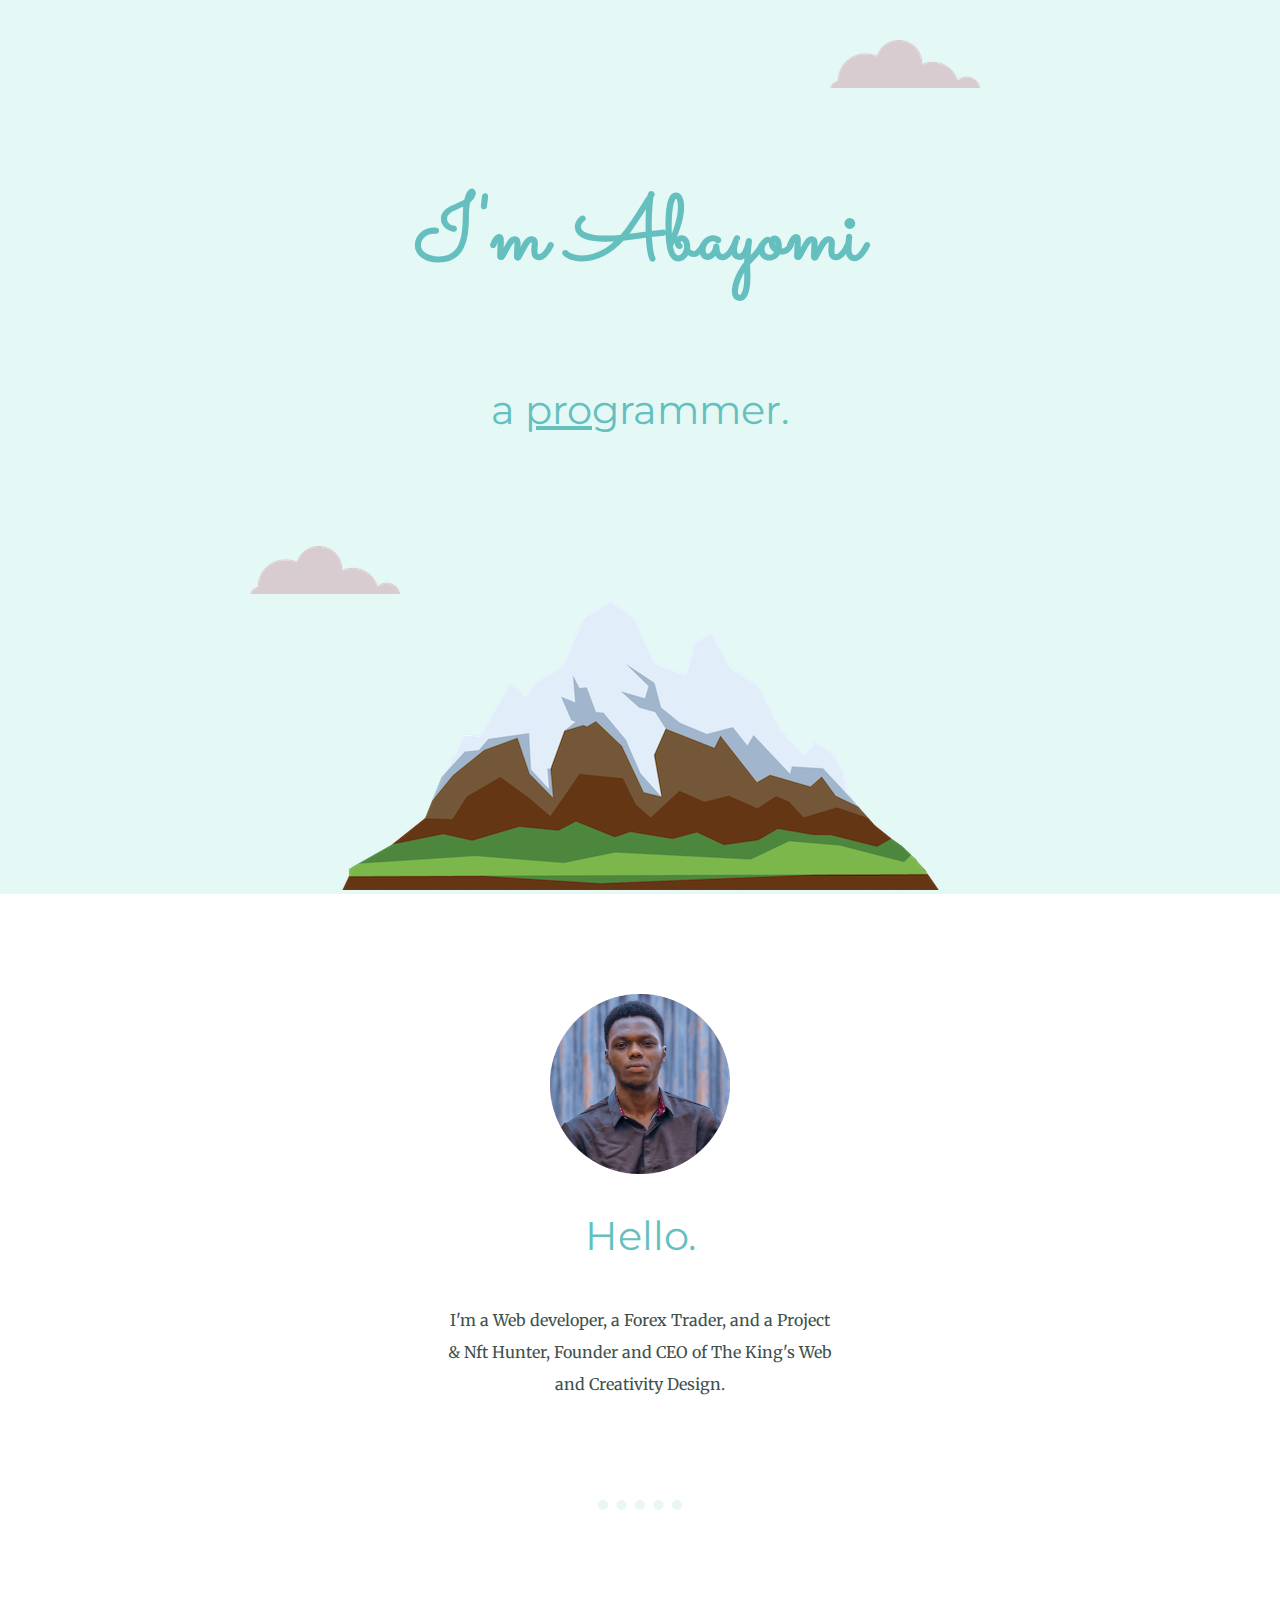
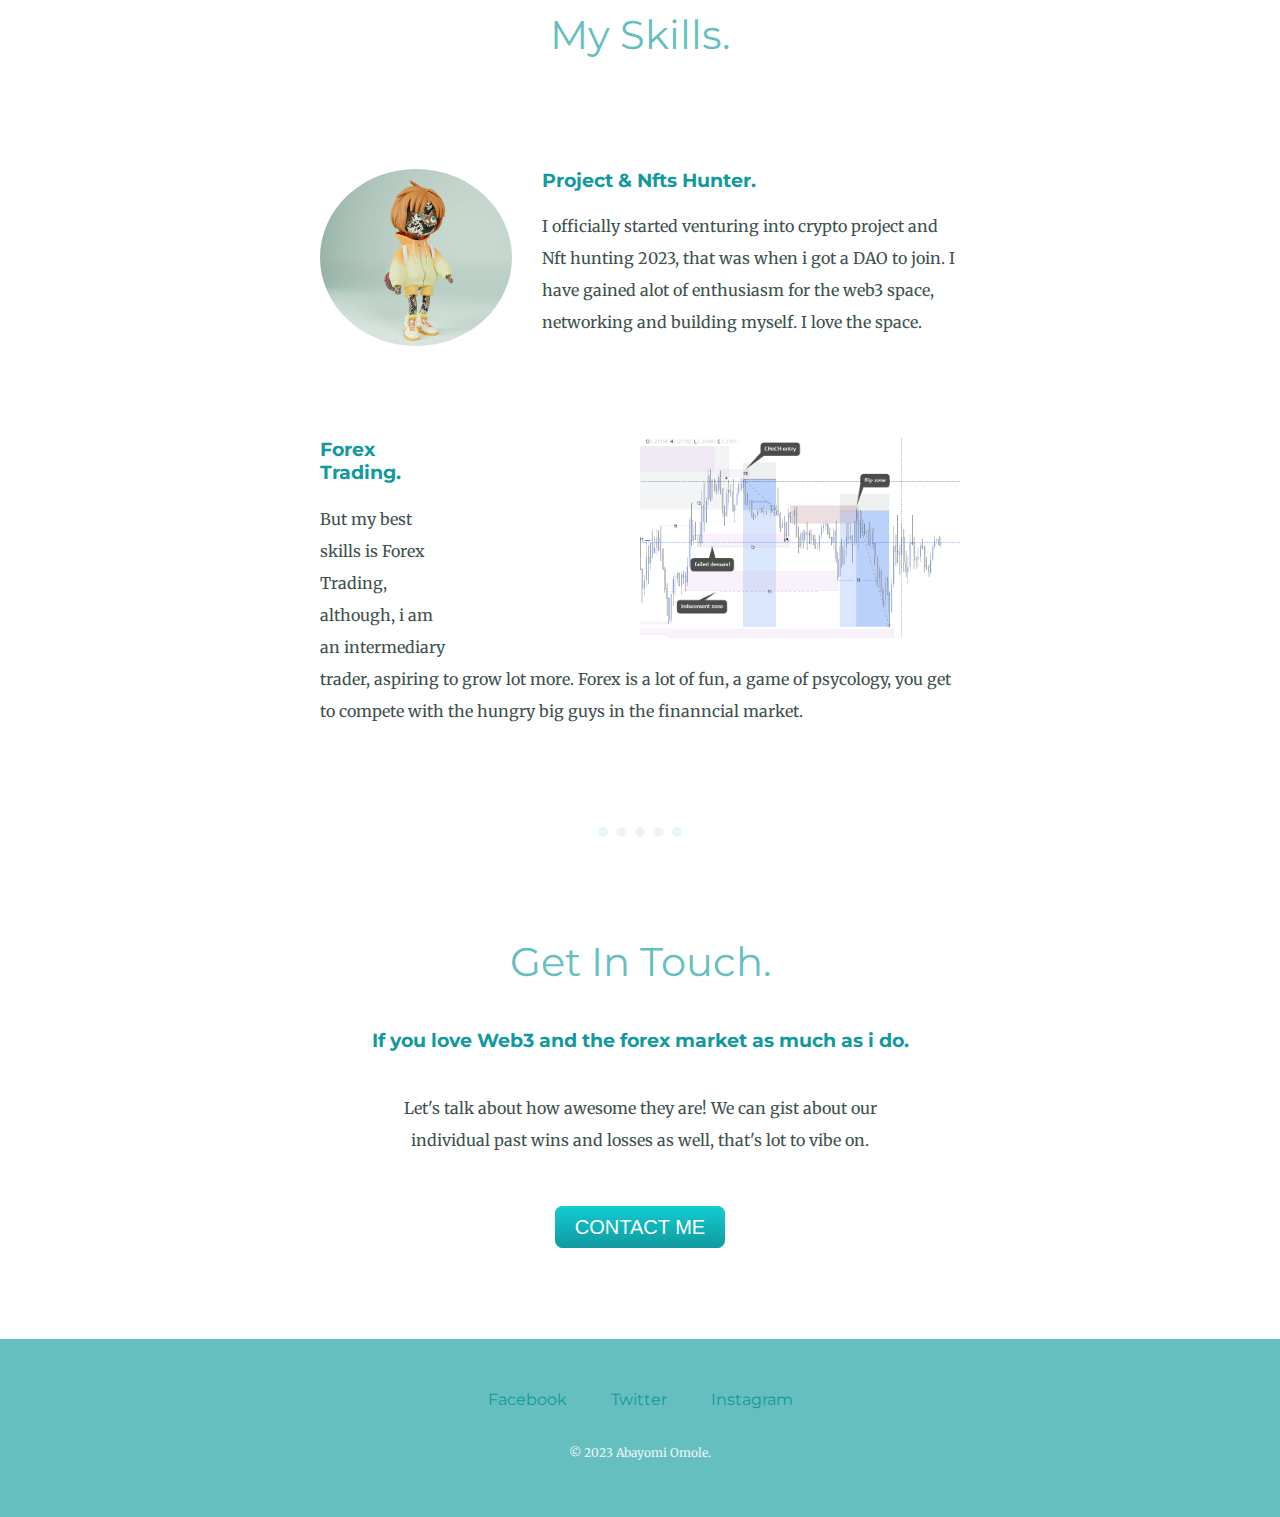
<file: index.html>
<!DOCTYPE html>
<html lang="en">
<head>
    <meta charset="UTF-8">
    <meta http-equiv="X-UA-Compatible" content="IE=edge">
    <meta name="viewport" content="width=device-width, initial-scale=1.0">
    <title>Abayomi Omole</title>
    <link rel="stylesheet" href="CSS/styles.css">
    <link rel="icon" href="favicon.ico">
    <link rel="preconnect" href="https://fonts.googleapis.com">
<link rel="preconnect" href="https://fonts.gstatic.com" crossorigin>
<link href="https://fonts.googleapis.com/css2?family=Merriweather:wght@300&family=Montserrat:ital,wght@1,300&family=Sacramento&display=swap" rel="stylesheet">
</head>
<body>
    <div class="top-container">
      <img class="top-cloud" src="images/cloud.png" alt="cloud img">
      <h1>I'm Abayomi</h1>
       <h2><p>a <span class="PRO">pro</span>grammer.</p></h2>
      <img class="bottom-cloud" src="images/cloud.png" alt="cloud img">
      <img src="images/mountain.png" alt="mountain img">
    </div>

    <div class="middle-container">
      <div class="profile">
        <img width="180px" height="180px" src="Abayomi.png.png" alt="abayomi png">
        <h2>Hello.</h2>
        <p class="intro">I'm a Web developer, a Forex Trader, and a Project & Nft Hunter, Founder and CEO of The King's Web and Creativity Design.</p>
      </div>
      <hr>
      <div class="skills">
        <h2>My Skills.</h2>
        <div class="skill-row">
          <img class="nft-img" style="border-radius: 100%;" src="nft.png.jpg" alt="nft png">
          <h3>Project & Nfts Hunter.</h3>
          <p>I officially started venturing into crypto project and Nft hunting 2023, that was when i got a DAO to join. I have gained alot of enthusiasm for the
             web3 space, networking and building myself. I love the space.</p>
        </div>
        <div class="skill-row">
          <img class="chart-img" src="Chart.png.png" alt="chart png">
          <h3>Forex Trading.</h3>
          <p>But my best skills is Forex Trading, although, i am an intermediary trader, aspiring to grow lot more. Forex is a lot of fun, a game of psycology, you get to compete with the hungry big guys in the finanncial market.</p>
        </div>
      </div>
      <hr>
      <div class="contact-me">
        <h2>Get In Touch.</h2>
        <h3>If you love Web3 and the forex market as much as i do.</h3>
        <p class="contact-message">Let's talk about how awesome they are! We can gist about our individual past wins and losses as well, that's lot to vibe on.</p>
        <a class="btn" href="mailto:samuelomole40@gmail.com">CONTACT ME</a>
      </div>
    </div>

    <div class="bottom-container">
      <a class="footer-link" href="https://web.facebook.com/abayomi.omole.31">Facebook</a>
      <a class="footer-link" href="https://twitter.com/Investor_Saint">Twitter</a>
      <a class="footer-link" href="https://www.instagram.com/abayomi.omole.31/">Instagram</a>
      <p class="copy-right"> © 2023 Abayomi Omole.</p>
    </div>
</body>
</html>
</file>
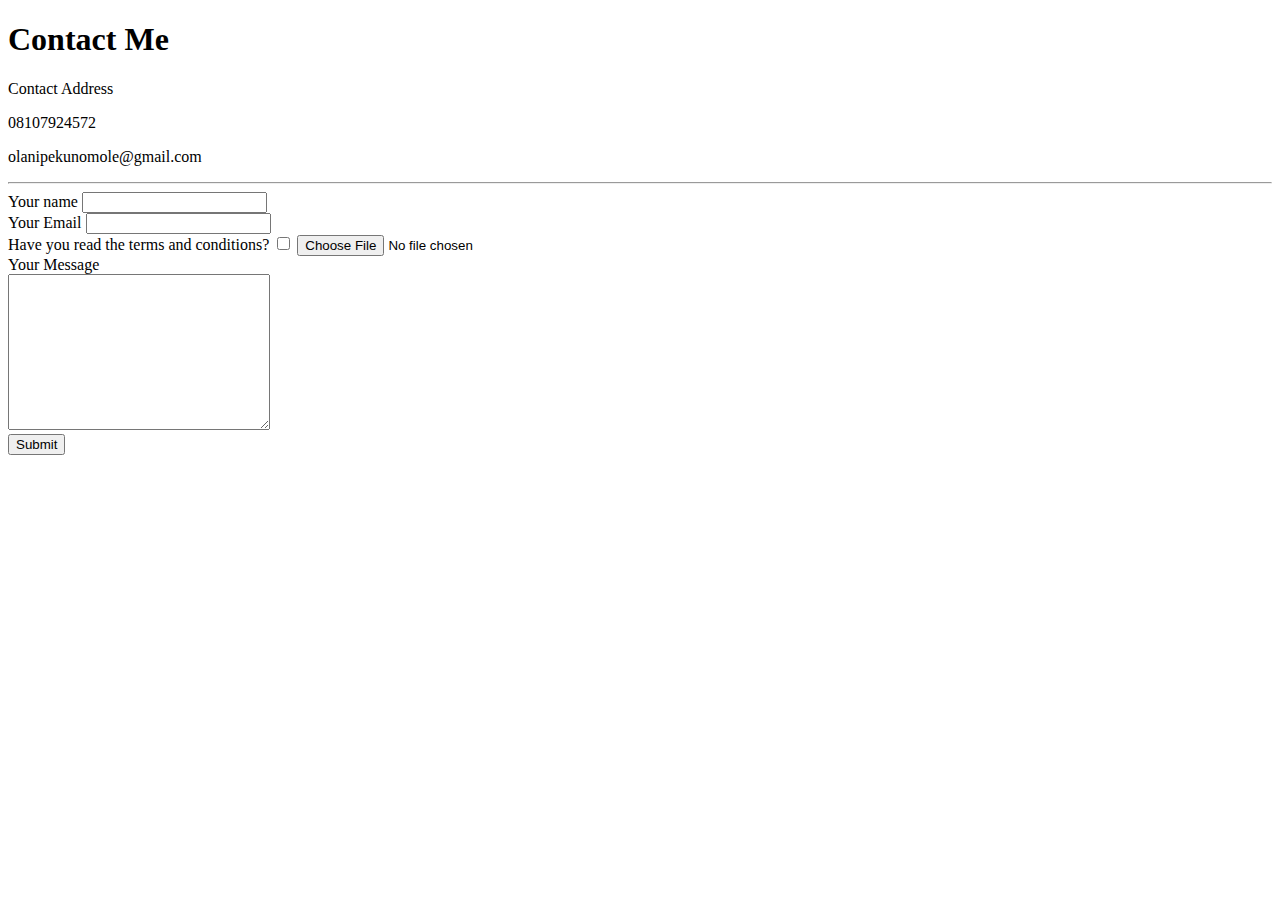
<file: contactme.html>
<!DOCTYPE html>
<html lang="en">
<head>
    <meta charset="UTF-8">
    <meta http-equiv="X-UA-Compatible" content="IE=edge">
    <meta name="viewport" content="width=device-width, initial-scale=1.0">
    <title>My Contact</title>
</head>
<body>
    <h1>Contact Me</h1>
      <p>Contact Address</p>
      <p>08107924572</p>
      <p>olanipekunomole@gmail.com</p>
      <hr>
      <form class="" action="mailto:olanipekunomole@gmail.com" method="post" enctype="text/plain">
        <label for>Your name</label>
        <input type="text" name="yourName"><br>
        <label >Your Email</label>
        <input type="email" name="yourEmail"><br>
        <label>Have you read the terms and conditions?</label>
        <input type="checkbox">
        <input type="file"><br>
        <label>Your Message</label><br>
        <textarea name="yourMessage" id="" cols="30" rows="10"></textarea><br>
        <input type="submit">
      </form>
</body>
</html>
</file>
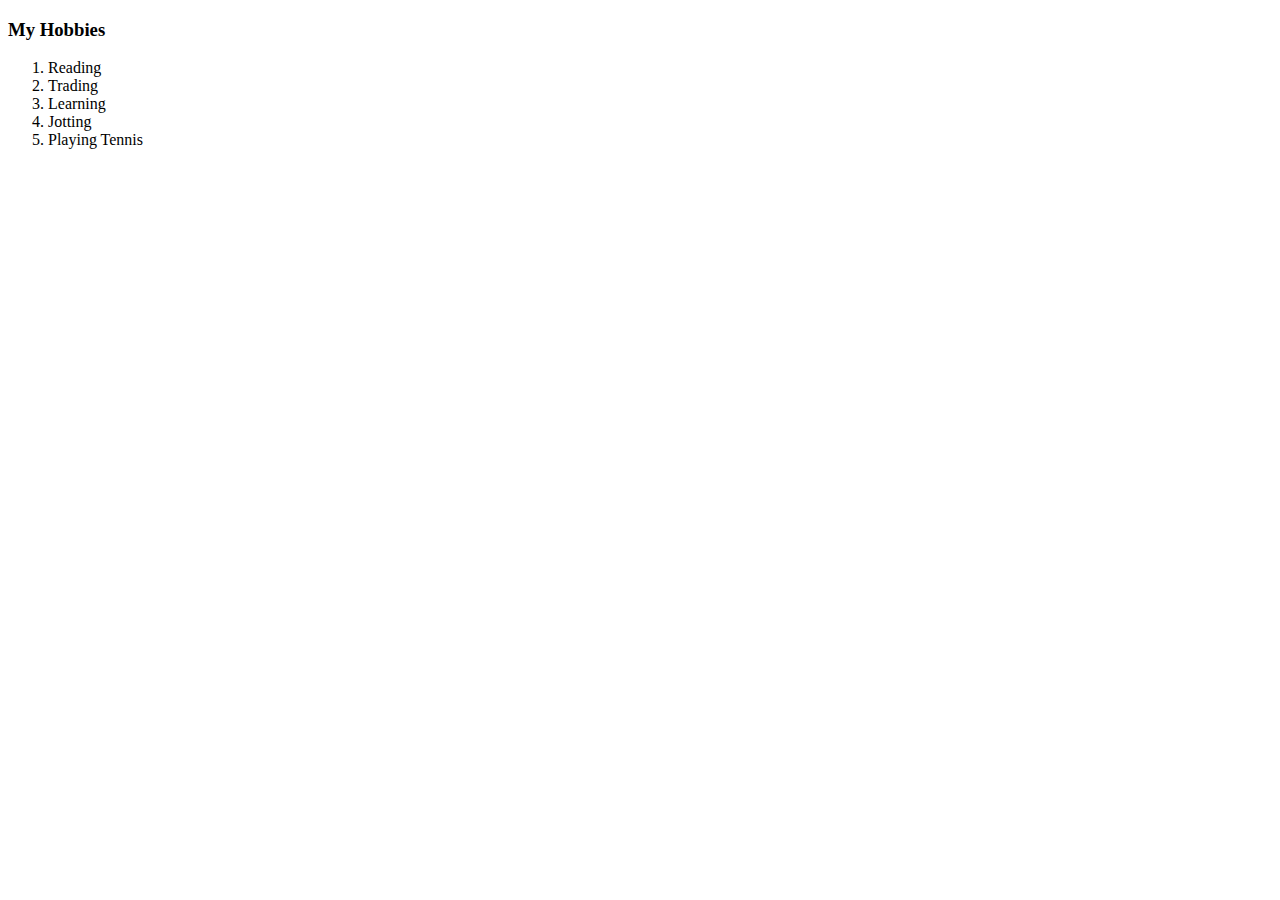
<file: Hobbies.html>
<!DOCTYPE html>
<html lang="en">
<head>
    <meta charset="UTF-8">
    <meta http-equiv="X-UA-Compatible" content="IE=edge">
    <meta name="viewport" content="width=device-width, initial-scale=1.0">
    <title>Hobbies</title>
</head>
<body>
    <h3>My Hobbies</h3>
    <ol>
      <li>Reading</li>
      <li>Trading</li>
       <li>Learning</li>
       <li>Jotting</li>
       <li>Playing Tennis</li>
    </ol>
</body>
</html>
</file>
<file: CSS/styles.css>
body{
    color: #40514E;
    margin: 0;
    text-align: center;
    font-family: 'Merriweather', serif;
}

h1{
    color: #66bfbf;
    font-size: 5.625rem;
    line-height: 2;
    margin: 50px auto 0 auto;
    font-family: 'Sacramento', cursive;
}

h2{
    color: #66bfbf;
    font-size: 2.5rem; 
    font-family: 'Montserrat', sans-serif;  
    font-weight: normal;
    padding-bottom: 10px;                                                                                                                                                                                                                                                                                                                                                                                                                                                                                                                                                                                                                                                                                                                                                                                      
}

h3{
    color: #11999E;
    font-family: 'Montserrat', sans-serif;
}

p{
    line-height: 2;
}

hr{
    border: dotted #EAF6F6 10px;
    border-bottom: none;
    margin: 100px auto;
    width: 5%;
}

.top-container {
    background-color: #E4F9F5;
    position: relative;
    padding-top:100px ;
}

.skill-row{
    width: 50%;
    margin: 100px auto 100px auto;
    text-align: left;
}

.middle-container {
    margin: 100px 0;

}

.bottom-container {
    background-color: #66bfbf;
    padding: 50px 0 20px;
   
}

.chart-img{
    width: 50%;
    float: right;
    margin-left: 30%;
}

.nft-img{
   width: 30%;
   float: left;
   margin-right: 30px;
}

a{
    color: #11999E;
    font-family: 'Montserrat', sans-serif;
    margin: 10px 20px 10px 20px;
    text-decoration: none;
}

a:hover{
    color: #EAF6F6;
}

.PRO {
    text-decoration: underline;
}

.intro{
    width: 30%;
    margin: auto;
}

.copy-right{
    color: #EAF6F6;
    padding: 20px 0;
    font-size: 0.75rem;
}

.bottom-cloud {
    position: absolute;
    left: 250px;
    bottom: 300px;
}

.contact-message{
    width: 40%;
    margin: 40px auto 60px;
}

.top-cloud {
    position: absolute;
   right: 300px;
   top: 40px;
}

.btn {
    background: #11cdd4;
    background-image: -webkit-linear-gradient(top, #11cdd4, #11999e);
    background-image: -moz-linear-gradient(top, #11cdd4, #11999e);
    background-image: -ms-linear-gradient(top, #11cdd4, #11999e);
    background-image: -o-linear-gradient(top, #11cdd4, #11999e);
    background-image: linear-gradient(to bottom, #11cdd4, #11999e);
    -webkit-border-radius:  8;
    -moz-border-radius:  8;
    border-radius:  8px;
    font-family: Arial;
    color: #ffffff;
    font-size: 20px;
    padding: 10px 20px 10px 20px;
    text-decoration: none;
  }
  
  .btn:hover {
    background: #30e3cb;
    background-image: -webkit-linear-gradient(top, #30e3cb, #2bc4ad);
    background-image: -moz-linear-gradient(top, #30e3cb, #2bc4ad);
    background-image: -ms-linear-gradient(top, #30e3cb, #2bc4ad);
    background-image: -o-linear-gradient(top, #30e3cb, #2bc4ad);
    background-image: linear-gradient(to bottom, #30e3cb, #2bc4ad);
    text-decoration: none;
  }
</file>
